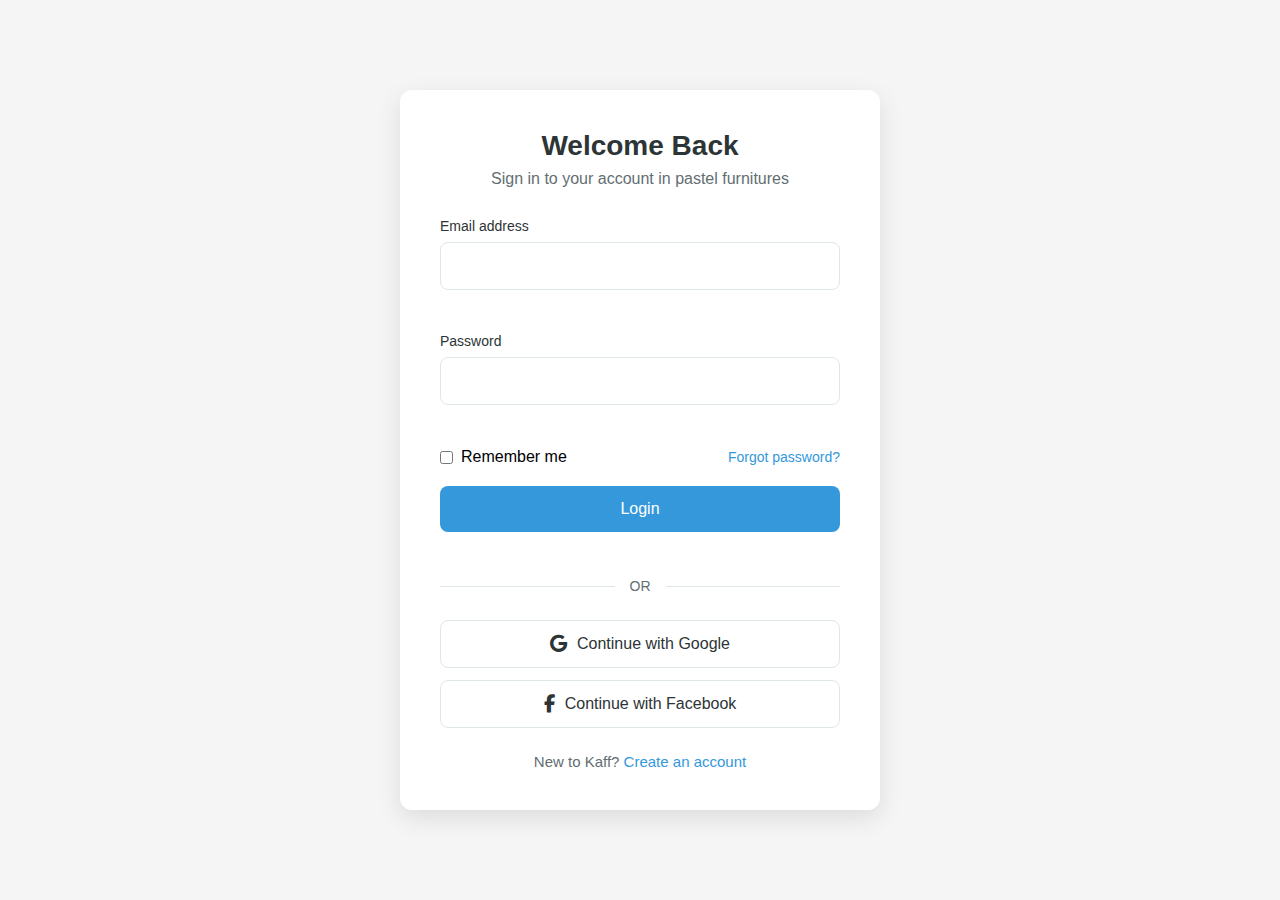
<file: login.html>
<!DOCTYPE html>
<html lang="en">
<head>
    <meta charset="UTF-8">
    <meta name="viewport" content="width=device-width, initial-scale=1.0">
    <title>pastel furnitures - Login</title>
    <link rel="stylesheet" href="https://cdnjs.cloudflare.com/ajax/libs/font-awesome/6.4.0/css/all.min.css">
    <style>
        /* Base Styles */
* {
    margin: 0;
    padding: 0;
    box-sizing: border-box;
    font-family: 'Segoe UI', Tahoma, Geneva, Verdana, sans-serif;
}

body {
    background-color: #f5f5f5;
    display: flex;
    justify-content: center;
    align-items: center;
    min-height: 100vh;
    padding: 20px;
}

.login-container {
    width: 100%;
    max-width: 480px;
}

.login-card {
    background-color: white;
    border-radius: 12px;
    box-shadow: 0 8px 24px rgba(0, 0, 0, 0.1);
    padding: 40px;
    width: 100%;
}

.login-header {
    text-align: center;
    margin-bottom: 30px;
}

.login-header h1 {
    font-size: 28px;
    color: #2d3436;
    margin-bottom: 8px;
    font-weight: 600;
}

.login-header p {
    color: #636e72;
    font-size: 16px;
}

.form-group {
    margin-bottom: 20px;
}

.form-group label {
    display: block;
    margin-bottom: 8px;
    font-weight: 500;
    color: #2d3436;
    font-size: 14px;
}

.form-group input {
    width: 100%;
    padding: 14px 16px;
    border: 1px solid #dfe6e9;
    border-radius: 8px;
    font-size: 16px;
    transition: border-color 0.3s;
}

.form-group input:focus {
    outline: none;
    border-color: #3498db;
    box-shadow: 0 0 0 2px rgba(52, 152, 219, 0.2);
}

.error-message {
    color: #e74c3c;
    font-size: 13px;
    margin-top: 5px;
    height: 18px;
}

.remember-forgot {
    display: flex;
    justify-content: space-between;
    align-items: center;
    margin-bottom: 20px;
}

.remember-me {
    display: flex;
    align-items: center;
}

.remember-me input {
    margin-right: 8px;
    accent-color: #3498db;
}

.forgot-password {
    color: #3498db;
    text-decoration: none;
    font-size: 14px;
    transition: color 0.3s;
}

.forgot-password:hover {
    color: #2980b9;
}

.login-btn {
    width: 100%;
    padding: 14px;
    background-color: #3498db;
    color: white;
    border: none;
    border-radius: 8px;
    font-size: 16px;
    font-weight: 500;
    cursor: pointer;
    transition: background-color 0.3s;
    margin-bottom: 20px;
}

.login-btn:hover {
    background-color: #2980b9;
}

.divider {
    position: relative;
    text-align: center;
    margin: 25px 0;
}

.divider span {
    position: relative;
    display: inline-block;
    padding: 0 15px;
    background-color: white;
    color: #636e72;
    font-size: 14px;
    z-index: 1;
}

.divider::before {
    content: "";
    position: absolute;
    top: 50%;
    left: 0;
    right: 0;
    height: 1px;
    background-color: #dfe6e9;
    z-index: 0;
}

.social-login {
    display: flex;
    flex-direction: column;
    gap: 12px;
    margin-bottom: 25px;
}

.social-btn {
    width: 100%;
    padding: 14px;
    border-radius: 8px;
    font-size: 16px;
    font-weight: 500;
    cursor: pointer;
    display: flex;
    align-items: center;
    justify-content: center;
    transition: all 0.3s;
    border: 1px solid #dfe6e9;
    background-color: white;
}

.social-btn i {
    margin-right: 10px;
    font-size: 18px;
}

.google-btn {
    color: #2d3436;
}

.google-btn:hover {
    background-color: #f5f5f5;
}

.facebook-btn {
    color: #2d3436;
}

.facebook-btn:hover {
    background-color: #f5f5f5;
}

.signup-link {
    text-align: center;
    color: #636e72;
    font-size: 15px;
}

.signup-link a {
    color: #3498db;
    text-decoration: none;
    font-weight: 500;
    transition: color 0.3s;
}

.signup-link a:hover {
    color: #2980b9;
}

/* Responsive Styles */
@media (max-width: 576px) {
    .login-card {
        padding: 30px 20px;
    }
    
    .login-header h1 {
        font-size: 24px;
    }
    
    .login-header p {
        font-size: 14px;
    }
}
    </style>

</head>
<body>
    <div class="login-container">
        <div class="login-card">
            <div class="login-header">
                <h1>Welcome Back</h1>
                <p>Sign in to your account in pastel furnitures</p>
            </div>
            
            <form id="loginForm" class="login-form">
                <div class="form-group">
                    <label for="email">Email address</label>
                    <input type="email" id="email" name="email" required>
                    <div class="error-message" id="emailError"></div>
                </div>
                
                <div class="form-group">
                    <label for="password">Password</label>
                    <input type="password" id="password" name="password" required>
                    <div class="error-message" id="passwordError"></div>
                </div>
                
                <div class="remember-forgot">
                    <div class="remember-me">
                        <input type="checkbox" id="remember" name="remember">
                        <label for="remember">Remember me</label>
                    </div>
                    <a href="#" class="forgot-password">Forgot password?</a>
                </div>
                
                <a href="./index2.html"><button type="submit" class="login-btn">Login</button></a>
                
                <div class="divider">
                    <span>OR</span>
                </div>
                
                <div class="social-login">
                    <button type="button" class="social-btn google-btn">
                        <i class="fab fa-google"></i> Continue with Google
                    </button>
                    <button type="button" class="social-btn facebook-btn">
                        <i class="fab fa-facebook-f"></i> Continue with Facebook
                    </button>
                </div>
                
                <div class="signup-link">
                    New to Kaff? <a href="./signup.html">Create an account</a>
                </div>
            </form>
        </div>
    </div>

    <script>
        document.addEventListener('DOMContentLoaded', function() {
    const loginForm = document.getElementById('loginForm');
    const emailInput = document.getElementById('email');
    const passwordInput = document.getElementById('password');
    const emailError = document.getElementById('emailError');
    const passwordError = document.getElementById('passwordError');
    
    // Form validation on submit
    loginForm.addEventListener('submit', function(e) {
        e.preventDefault();
        let isValid = true;
        
        // Clear previous error messages
        emailError.textContent = '';
        passwordError.textContent = '';
        
        // Email validation
        if (!emailInput.value.trim()) {
            emailError.textContent = 'Email is required';
            isValid = false;
        } else if (!isValidEmail(emailInput.value.trim())) {
            emailError.textContent = 'Please enter a valid email address';
            isValid = false;
        }
        
        // Password validation
        if (!passwordInput.value.trim()) {
            passwordError.textContent = 'Password is required';
            isValid = false;
        } else if (passwordInput.value.trim().length < 6) {
            passwordError.textContent = 'Password must be at least 6 characters';
            isValid = false;
        }
        
        // If form is valid, proceed with login
        if (isValid) {
            // Simulate login process
            simulateLogin();
        }
    });
    
    // Email validation helper function
    function isValidEmail(email) {
        const re = /^[^\s@]+@[^\s@]+\.[^\s@]+$/;
        return re.test(email);
    }
    
    // Simulate login process
    function simulateLogin() {
        const loginBtn = loginForm.querySelector('button[type="submit"]');
        
        // Change button to loading state
        loginBtn.innerHTML = '<i class="fas fa-spinner fa-spin"></i> Logging in...';
        loginBtn.disabled = true;
        
        // Simulate API call
        setTimeout(() => {
            // Reset button
            loginBtn.innerHTML = 'Login';
            loginBtn.disabled = false;
            
            // Show success message (in a real app, you would redirect)
            alert('Login successful! Redirecting to dashboard...');
            window.location.href = './index2.html'; // Replace with your dashboard URL
        }, 1500);
    }
    
    // Social login button handlers
    document.querySelector('.google-btn').addEventListener('click', function() {
        alert('Redirecting to Google login...');
        window.location.href = './index.html'; // Replace with your Google auth endpoint
    });
    
    document.querySelector('.facebook-btn').addEventListener('click', function() {
        alert('Redirecting to Facebook login...');
        // In a real app: window.location.href = 'your-facebook-auth-endpoint';
    });
});
    </script>
</body>
</html>
</file>
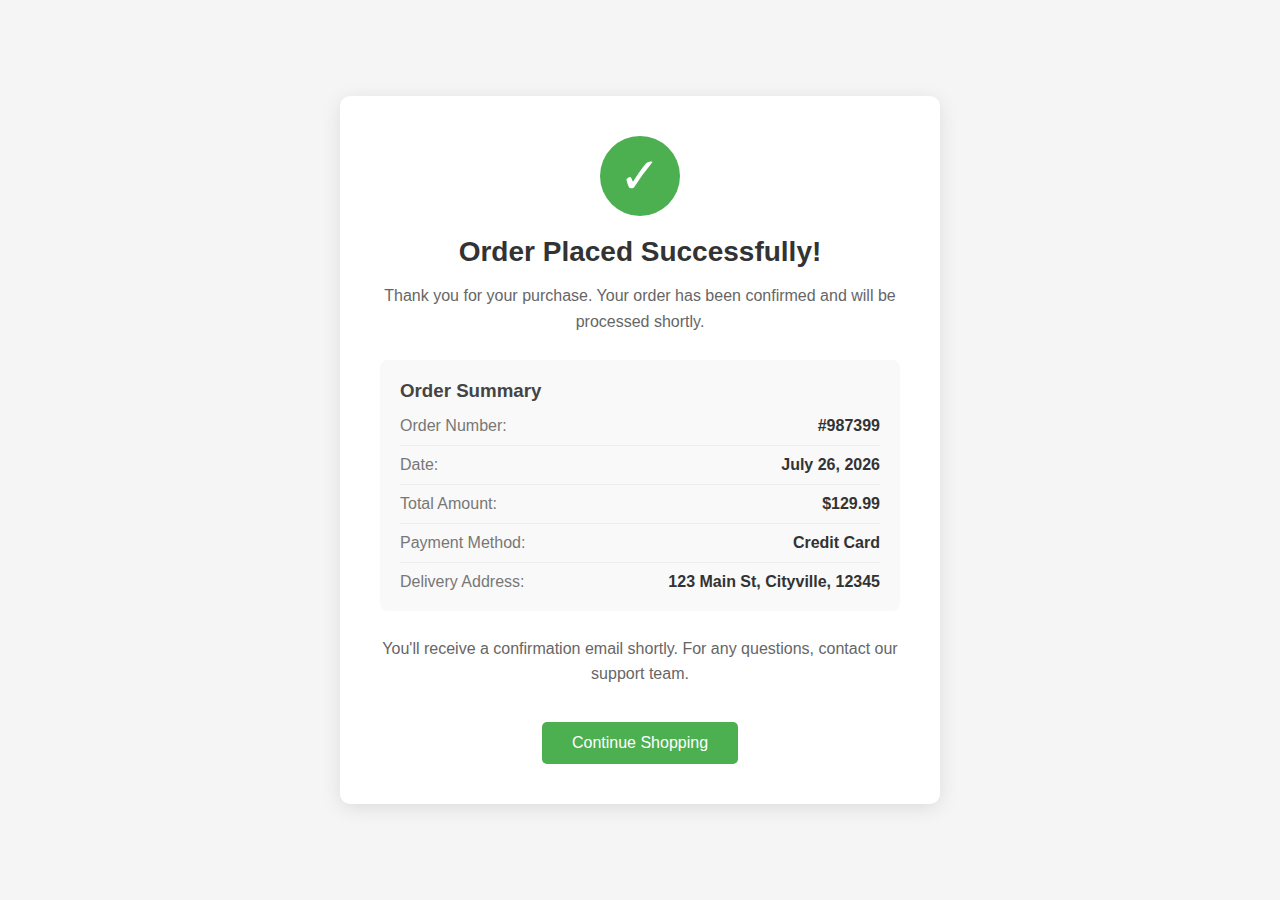
<file: place-order.html>
<!DOCTYPE html>
<html lang="en">
<head>
    <meta charset="UTF-8">
    <meta name="viewport" content="width=device-width, initial-scale=1.0">
    <title>Order Confirmation</title>
    <style>
        * {
            margin: 0;
            padding: 0;
            box-sizing: border-box;
            font-family: 'Arial', sans-serif;
        }

        body {
            background-color: #f5f5f5;
            display: flex;
            justify-content: center;
            align-items: center;
            min-height: 100vh;
            padding: 20px;
        }

        .confirmation-container {
            background-color: white;
            border-radius: 10px;
            box-shadow: 0 4px 20px rgba(0, 0, 0, 0.1);
            padding: 40px;
            max-width: 600px;
            width: 100%;
            text-align: center;
            animation: fadeIn 0.5s ease-in-out;
        }

        .checkmark {
            width: 80px;
            height: 80px;
            margin: 0 auto 20px;
            position: relative;
        }

        .checkmark-circle {
            width: 100%;
            height: 100%;
            border-radius: 50%;
            background-color: #4CAF50;
            display: flex;
            justify-content: center;
            align-items: center;
        }

        .checkmark-icon {
            color: white;
            font-size: 50px;
        }

        h1 {
            color: #333;
            margin-bottom: 15px;
            font-size: 28px;
        }

        p {
            color: #666;
            margin-bottom: 25px;
            line-height: 1.6;
        }

        .order-details {
            background-color: #f9f9f9;
            border-radius: 8px;
            padding: 20px;
            margin: 25px 0;
            text-align: left;
        }

        .order-details h3 {
            margin-bottom: 15px;
            color: #444;
        }

        .detail-row {
            display: flex;
            justify-content: space-between;
            margin-bottom: 10px;
            padding-bottom: 10px;
            border-bottom: 1px solid #eee;
        }

        .detail-row:last-child {
            border-bottom: none;
            margin-bottom: 0;
            padding-bottom: 0;
        }

        .detail-label {
            color: #777;
            font-weight: 500;
        }

        .detail-value {
            color: #333;
            font-weight: 600;
        }

        .continue-btn {
            background-color: #4CAF50;
            color: white;
            border: none;
            padding: 12px 30px;
            border-radius: 5px;
            font-size: 16px;
            cursor: pointer;
            transition: background-color 0.3s;
            margin-top: 10px;
        }

        .continue-btn:hover {
            background-color: #45a049;
        }

        @keyframes fadeIn {
            from {
                opacity: 0;
                transform: translateY(20px);
            }
            to {
                opacity: 1;
                transform: translateY(0);
            }
        }

        @keyframes bounce {
            0%, 20%, 50%, 80%, 100% {
                transform: translateY(0);
            }
            40% {
                transform: translateY(-20px);
            }
            60% {
                transform: translateY(-10px);
            }
        }

        .bounce {
            animation: bounce 1s;
        }
    </style>
</head>
<body>
    <div class="confirmation-container">
        <div class="checkmark">
            <div class="checkmark-circle">
                <div class="checkmark-icon">✓</div>
            </div>
        </div>
        <h1>Order Placed Successfully!</h1>
        <p>Thank you for your purchase. Your order has been confirmed and will be processed shortly.</p>
        
        <div class="order-details">
            <h3>Order Summary</h3>
            <div class="detail-row">
                <span class="detail-label">Order Number:</span>
                <span class="detail-value" id="order-number">#123456</span>
            </div>
            <div class="detail-row">
                <span class="detail-label">Date:</span>
                <span class="detail-value" id="order-date">May 15, 2023</span>
            </div>
            <div class="detail-row">
                <span class="detail-label">Total Amount:</span>
                <span class="detail-value" id="order-total">$129.99</span>
            </div>
            <div class="detail-row">
                <span class="detail-label">Payment Method:</span>
                <span class="detail-value" id="payment-method">Credit Card</span>
            </div>
            <div class="detail-row">
                <span class="detail-label">Delivery Address:</span>
                <span class="detail-value" id="delivery-address">123 Main St, Cityville, 12345</span>
            </div>
        </div>
        
        <p>You'll receive a confirmation email shortly. For any questions, contact our support team.</p>
        <a href="./index.html" style="text-decoration: none;"><button class="continue-btn" id="continue-btn">Continue Shopping</button></a>
    </div>

    <script>
        document.addEventListener('DOMContentLoaded', function() {
            // Generate a random order number
            const orderNumber = '#' + Math.floor(100000 + Math.random() * 900000);
            document.getElementById('order-number').textContent = orderNumber;
            
            // Set current date
            const today = new Date();
            const options = { year: 'numeric', month: 'long', day: 'numeric' };
            document.getElementById('order-date').textContent = today.toLocaleDateString('en-US', options);
            
            // Add bounce animation to checkmark on load
            const checkmark = document.querySelector('.checkmark');
            setTimeout(() => {
                checkmark.classList.add('bounce');
            }, 300);
            
            // Continue button functionality
            document.getElementById('continue-btn').addEventListener('click', function() {
                alert('Redirecting you back to the store...');
                // In a real application, you would redirect to the store homepage
                // window.location.href = '/';
            });
            
            // You could also fetch order details from a backend or URL parameters
            // For example:
            /*
            const urlParams = new URLSearchParams(window.location.search);
            const orderTotal = urlParams.get('total');
            if (orderTotal) {
                document.getElementById('order-total').textContent = '$' + orderTotal;
            }
            */
        });
    </script>
</body>
</html>
</file>
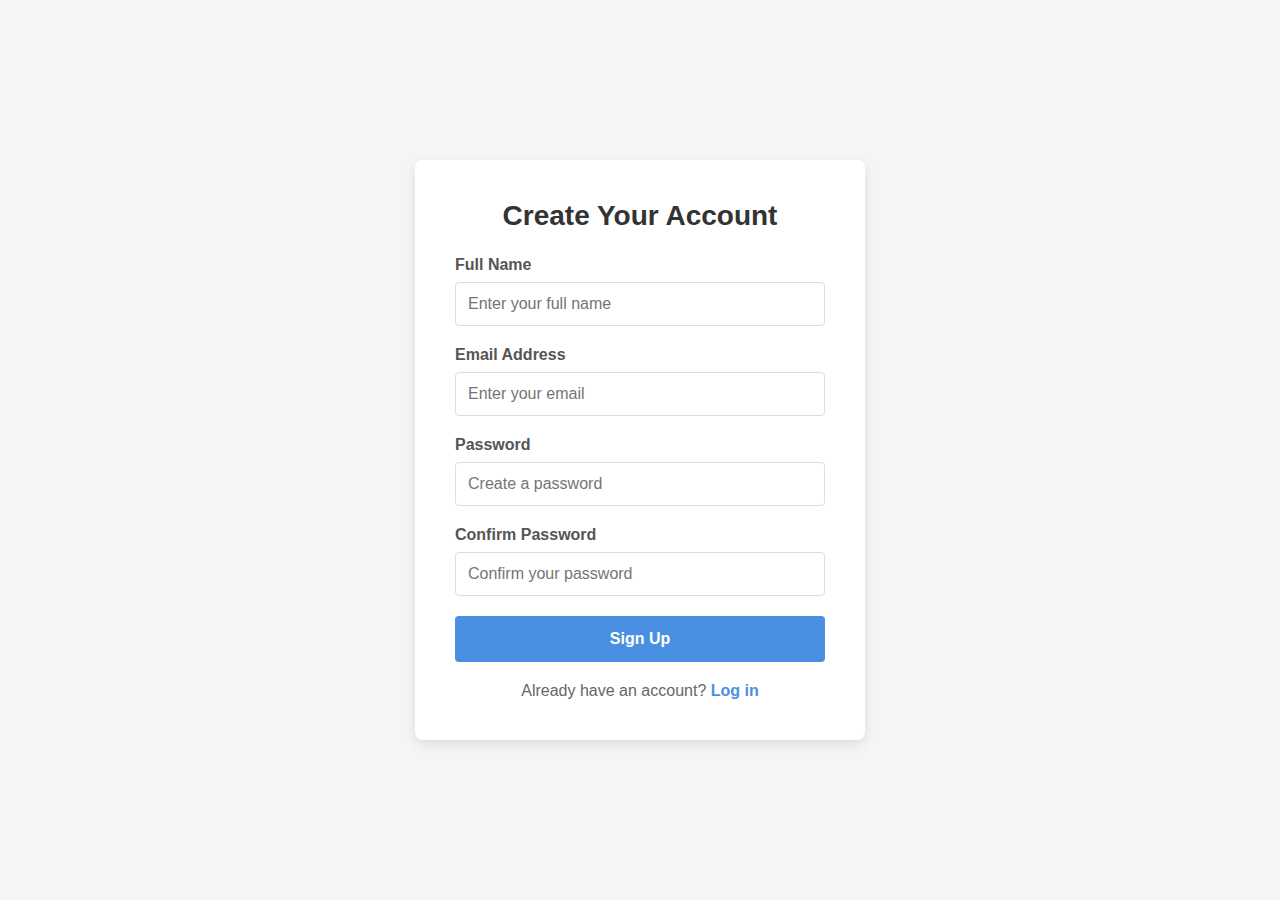
<file: signup.html>
<!DOCTYPE html>
<html lang="en">
<head>
    <meta charset="UTF-8">
    <meta name="viewport" content="width=device-width, initial-scale=1.0">
    <title>Sign Up</title>
    <style>
        * {
            box-sizing: border-box;
            margin: 0;
            padding: 0;
            font-family: 'Arial', sans-serif;
        }

        body {
            background-color: #f5f5f5;
            display: flex;
            justify-content: center;
            align-items: center;
            min-height: 100vh;
        }

        .signup-container {
            background-color: white;
            border-radius: 8px;
            box-shadow: 0 4px 12px rgba(0, 0, 0, 0.1);
            padding: 40px;
            width: 100%;
            max-width: 450px;
        }

        h1 {
            color: #333;
            text-align: center;
            margin-bottom: 24px;
            font-size: 28px;
        }

        .form-group {
            margin-bottom: 20px;
        }

        label {
            display: block;
            margin-bottom: 8px;
            color: #555;
            font-weight: 600;
        }

        input {
            width: 100%;
            padding: 12px;
            border: 1px solid #ddd;
            border-radius: 4px;
            font-size: 16px;
            transition: border-color 0.3s;
        }

        input:focus {
            border-color: #4a90e2;
            outline: none;
        }

        .error-message {
            color: #e74c3c;
            font-size: 14px;
            margin-top: 5px;
            display: none;
        }

        button {
            width: 100%;
            padding: 14px;
            background-color: #4a90e2;
            color: white;
            border: none;
            border-radius: 4px;
            font-size: 16px;
            font-weight: 600;
            cursor: pointer;
            transition: background-color 0.3s;
        }

        button:hover {
            background-color: #357abd;
        }

        .login-link {
            text-align: center;
            margin-top: 20px;
            color: #666;
        }

        .login-link a {
            color: #4a90e2;
            text-decoration: none;
            font-weight: 600;
        }

        .login-link a:hover {
            text-decoration: underline;
        }

        .success-message {
            color: #2ecc71;
            text-align: center;
            margin-top: 20px;
            font-weight: 600;
            display: none;
        }
    </style>
</head>
<body>
    <div class="signup-container">
        <h1>Create Your Account</h1>
        
        <form id="signupForm">
            <div class="form-group">
                <label for="name">Full Name</label>
                <input type="text" id="name" name="name" placeholder="Enter your full name">
                <div class="error-message" id="nameError">Please enter your name</div>
            </div>
            
            <div class="form-group">
                <label for="email">Email Address</label>
                <input type="email" id="email" name="email" placeholder="Enter your email">
                <div class="error-message" id="emailError">Please enter a valid email address</div>
            </div>
            
            <div class="form-group">
                <label for="password">Password</label>
                <input type="password" id="password" name="password" placeholder="Create a password">
                <div class="error-message" id="passwordError">Password must be at least 8 characters</div>
            </div>
            
            <div class="form-group">
                <label for="confirmPassword">Confirm Password</label>
                <input type="password" id="confirmPassword" name="confirmPassword" placeholder="Confirm your password">
                <div class="error-message" id="confirmPasswordError">Passwords do not match</div>
            </div>
            
            <button type="submit">Sign Up</button>
        </form>
        
        <div class="success-message" id="successMessage">
            Account created successfully! Redirecting...
        </div>
        
        <div class="login-link">
            Already have an account? <a href="./login.html">Log in</a>
        </div>
    </div>

    <script>
        document.getElementById('signupForm').addEventListener('submit', function(e) {
            e.preventDefault();
            
            // Reset error messages
            document.querySelectorAll('.error-message').forEach(el => {
                el.style.display = 'none';
            });
            
            // Get form values
            const name = document.getElementById('name').value.trim();
            const email = document.getElementById('email').value.trim();
            const password = document.getElementById('password').value;
            const confirmPassword = document.getElementById('confirmPassword').value;
            
            let isValid = true;
            
            // Validate name
            if (name === '') {
                document.getElementById('nameError').style.display = 'block';
                isValid = false;
            }
            
            // Validate email
            const emailRegex = /^[^\s@]+@[^\s@]+\.[^\s@]+$/;
            if (!emailRegex.test(email)) {
                document.getElementById('emailError').style.display = 'block';
                isValid = false;
            }
            
            // Validate password
            if (password.length < 8) {
                document.getElementById('passwordError').style.display = 'block';
                isValid = false;
            }
            
            // Validate confirm password
            if (password !== confirmPassword) {
                document.getElementById('confirmPasswordError').style.display = 'block';
                isValid = false;
            }
            
            // If form is valid, show success message
            if (isValid) {
                document.getElementById('signupForm').style.display = 'none';
                document.getElementById('successMessage').style.display = 'block';
                
                // In a real application, you would send the data to a server here
                console.log('Form submitted:', { name, email, password });
                
                // Simulate redirect after 2 seconds
                setTimeout(() => {
                    window.location.href = './index2.html'; // Redirect to the main page or login page
                }, 2000);
            }
        });
        
        // Real-time validation for password match
        document.getElementById('confirmPassword').addEventListener('input', function() {
            const password = document.getElementById('password').value;
            const confirmPassword = this.value;
            
            if (password !== confirmPassword && confirmPassword.length > 0) {
                document.getElementById('confirmPasswordError').style.display = 'block';
            } else {
                document.getElementById('confirmPasswordError').style.display = 'none';
            }
        });
    </script>
</body>
</html>
</file>
